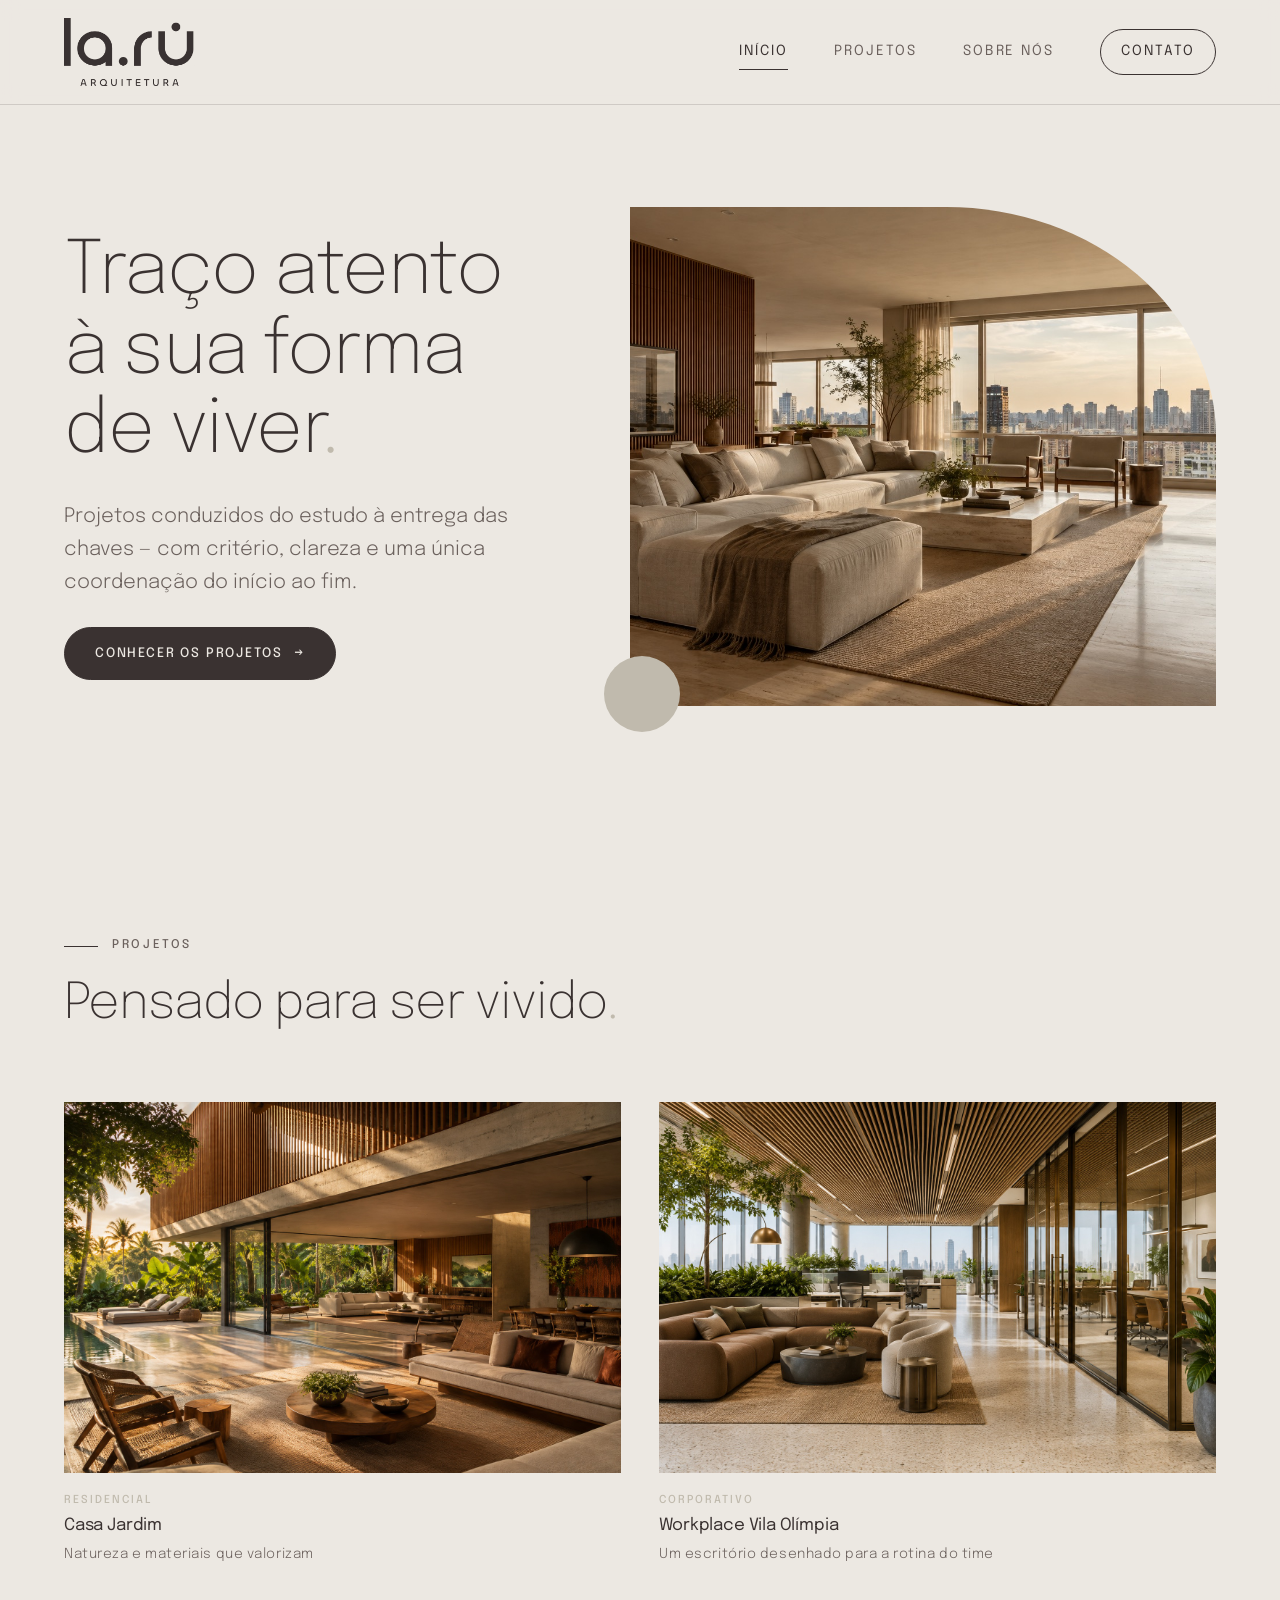
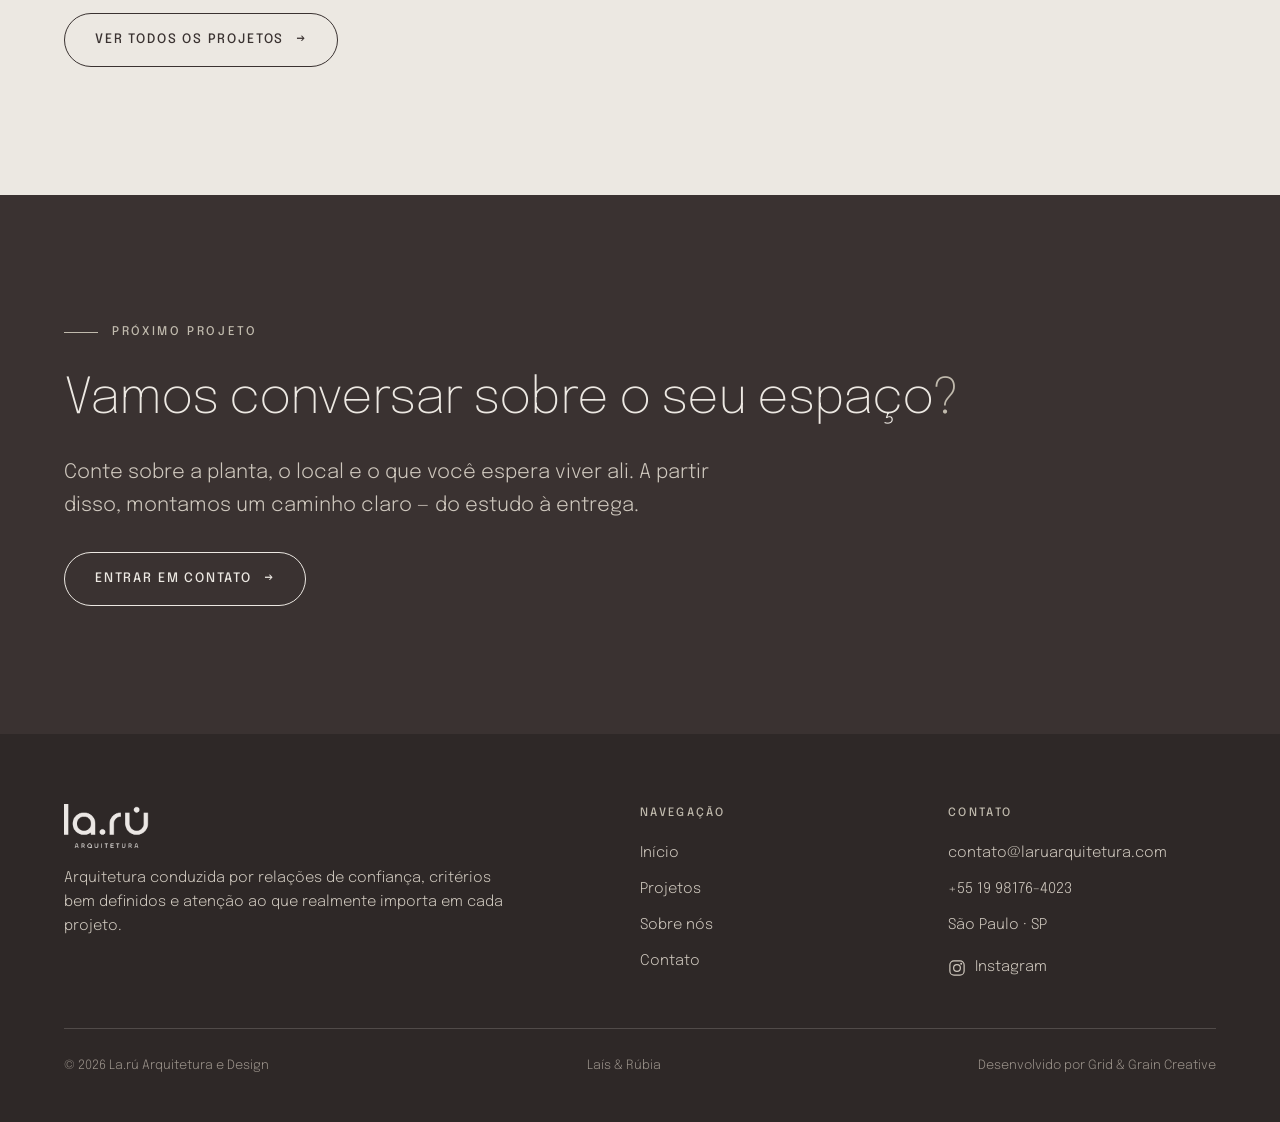
<file: index.html>
<!doctype html>
<html lang="pt-BR">
<head>
<meta charset="utf-8">
<meta name="viewport" content="width=device-width, initial-scale=1, viewport-fit=cover">
<title>La.rú Arquitetura</title>
<meta name="claude:viewport-fit-sides" content="cover">
<link rel="stylesheet" href="https://fonts.googleapis.com/css2?family=Epilogue:wght@200;300;400;500&display=swap">
<link rel="stylesheet" href="styles.css">
</head>
<body>

<header class="site-head">
  <div class="wrap">
    <a class="brand" href="index.html" aria-label="La.rú Arquitetura — início">
      <img src="img/logo-dark.webp" alt="la.rú arquitetura">
    </a>
    <button class="menu-btn" aria-label="Abrir menu" aria-expanded="false">
      <span></span><span></span><span></span>
    </button>
    <nav class="nav" aria-label="Navegação principal">
      <a href="index.html" aria-current="page">Início</a>
      <a href="projetos.html">Projetos</a>
      <a href="sobre.html">Sobre nós</a>
      <a class="cta" href="contato.html">Contato</a>
    </nav>
  </div>
</header>

<main>
  <section class="hero">
    <div class="wrap hero-grid">
      <div class="hero-copy">
        <h1 class="display">Traço atento à sua forma de viver<span class="dot">.</span></h1>
        <p class="lead">Projetos conduzidos do estudo à entrega das chaves — com critério, clareza e uma única coordenação do início ao fim.</p>
        <a class="btn solid" href="projetos.html">Conhecer os projetos <span class="arrow">→</span></a>
      </div>
      <div class="hero-img">
        <div class="hero-slides">
          <img class="active" src="img/hero.jpg" alt="Sala de estar de apartamento de alto padrão com materiais naturais e luz de fim de tarde">
          <img src="img/hero2.jpg" alt="Living com painel de madeira ripada e vista para a cidade ao entardecer">
          <img src="img/hero3.jpg" alt="Lounge corporativo com poltronas curvas e parede de pedra natural">
          <img src="img/hero4.jpg" alt="Cozinha com ilha de travertino e pendentes de latão sob luz quente">
          <img src="img/hero5.jpg" alt="Suíte com roupa de cama de linho e cortinas iluminadas pelo pôr do sol">
        </div>
      </div>
    </div>
  </section>

  <section>
    <div class="wrap">
      <div class="sec-head">
        <p class="eyebrow">Projetos</p>
        <h2 class="h2">Pensado para ser vivido<span class="dot">.</span></h2>
      </div>
      <div class="proj-grid">
        <a class="proj" href="projetos.html">
          <figure><img src="img/casa.jpg" alt="Casa contemporânea com planos de concreto, brises de madeira e jardim"></figure>
          <figcaption>
            <span class="tag">Residencial</span>
            <span class="title">Casa Jardim</span>
            <span class="cap">Natureza e materiais que valorizam</span>
          </figcaption>
        </a>
        <a class="proj" href="projetos.html">
          <figure><img src="img/workplace.jpg" alt="Escritório corporativo com forro de madeira ripada e lounge integrado"></figure>
          <figcaption>
            <span class="tag">Corporativo</span>
            <span class="title">Workplace Vila Olímpia</span>
            <span class="cap">Um escritório desenhado para a rotina do time</span>
          </figcaption>
        </a>
      </div>
      <div style="margin-top:48px">
        <a class="btn" href="projetos.html">Ver todos os projetos <span class="arrow">→</span></a>
      </div>
    </div>
  </section>

  <section class="dark cta-band">
    <div class="wrap">
      <p class="eyebrow">Próximo projeto</p>
      <h2 class="h2">Vamos conversar sobre o seu espaço<span class="dot">?</span></h2>
      <p class="lead">Conte sobre a planta, o local e o que você espera viver ali. A partir disso, montamos um caminho claro — do estudo à entrega.</p>
      <a class="btn on-dark" href="https://wa.me/5511969491633" target="_blank" rel="noopener">Entrar em contato <span class="arrow">→</span></a>
    </div>
  </section>
</main>

<footer>
  <div class="wrap">
    <div class="f-top">
      <div>
        <img src="img/logo-light.webp" alt="la.rú arquitetura">
        <p style="margin-top:18px;font-size:.92rem;max-width:30em">Arquitetura conduzida por relações de confiança, critérios bem definidos e atenção ao que realmente importa em cada projeto.</p>
      </div>
      <div class="f-col">
        <span class="t">Navegação</span>
        <a href="index.html">Início</a>
        <a href="projetos.html">Projetos</a>
        <a href="sobre.html">Sobre nós</a>
        <a href="contato.html">Contato</a>
      </div>
      <div class="f-col">
        <span class="t">Contato</span>
        <span>contato@laruarquitetura.com</span>
        <span>+55 19 98176-4023</span>
        <span>São Paulo · SP</span>
        <a class="ig" href="https://www.instagram.com/la.ruarquitetura/" target="_blank" rel="noopener" aria-label="Instagram da La.rú">
          <svg width="18" height="18" viewBox="0 0 24 24" fill="none" stroke="currentColor" stroke-width="1.6" aria-hidden="true"><rect x="2.5" y="2.5" width="19" height="19" rx="5.5"/><circle cx="12" cy="12" r="4.5"/><circle cx="17.6" cy="6.4" r="1.3" fill="currentColor" stroke="none"/></svg>
          Instagram
        </a>
      </div>
    </div>
    <div class="f-bottom">
      <span>© 2026 La.rú Arquitetura e Design</span>
      <span>Laís &amp; Rúbia</span>
      <span>Desenvolvido por Grid &amp; Grain Creative</span>
    </div>
  </div>
</footer>

<script>
  const btn=document.querySelector('.menu-btn'),nav=document.querySelector('.nav');
  btn.addEventListener('click',()=>{
    const open=nav.classList.toggle('open');
    btn.setAttribute('aria-expanded',open);
  });
  nav.querySelectorAll('a').forEach(a=>a.addEventListener('click',()=>nav.classList.remove('open')));

  const slides=document.querySelectorAll('.hero-slides img');
  if(slides.length>1){
    let i=0;
    setInterval(()=>{
      slides[i].classList.remove('active');
      i=(i+1)%slides.length;
      slides[i].classList.add('active');
    },3000);
  }
</script>
</body>
</html>
</file>
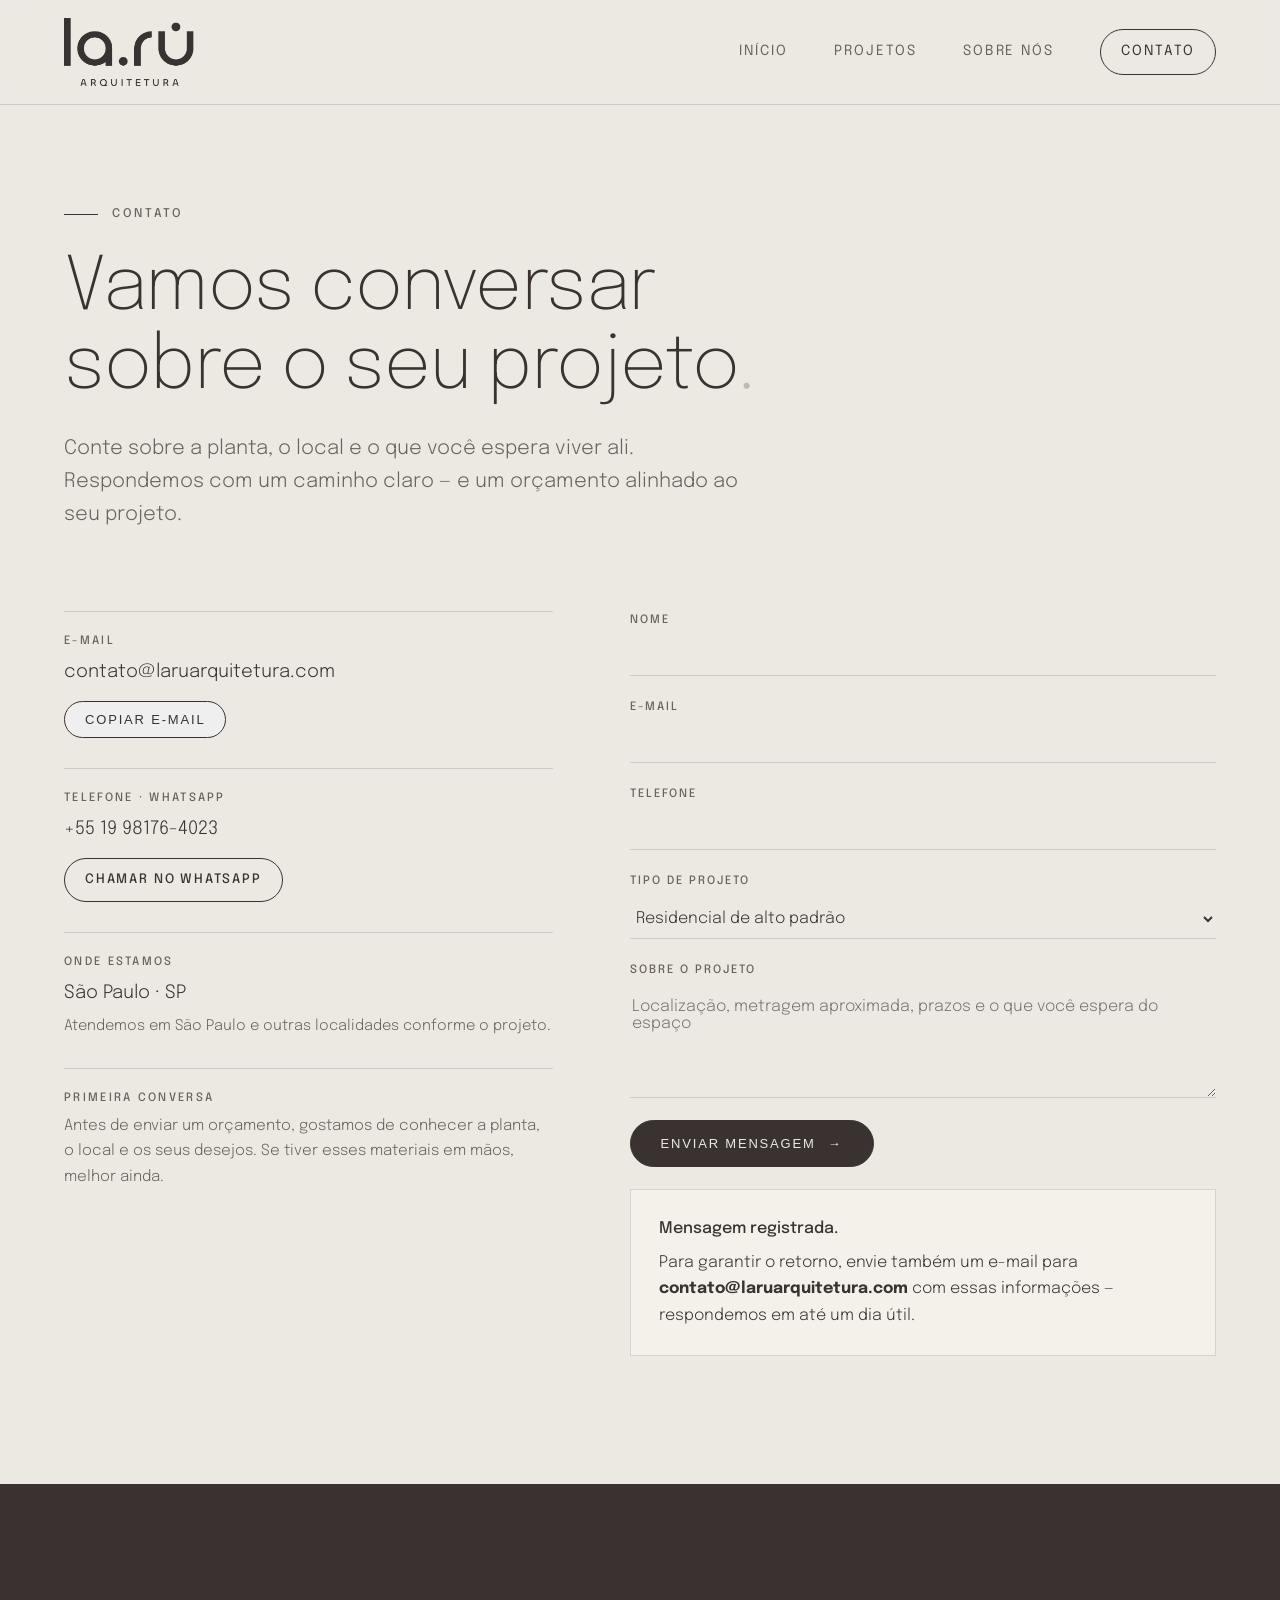
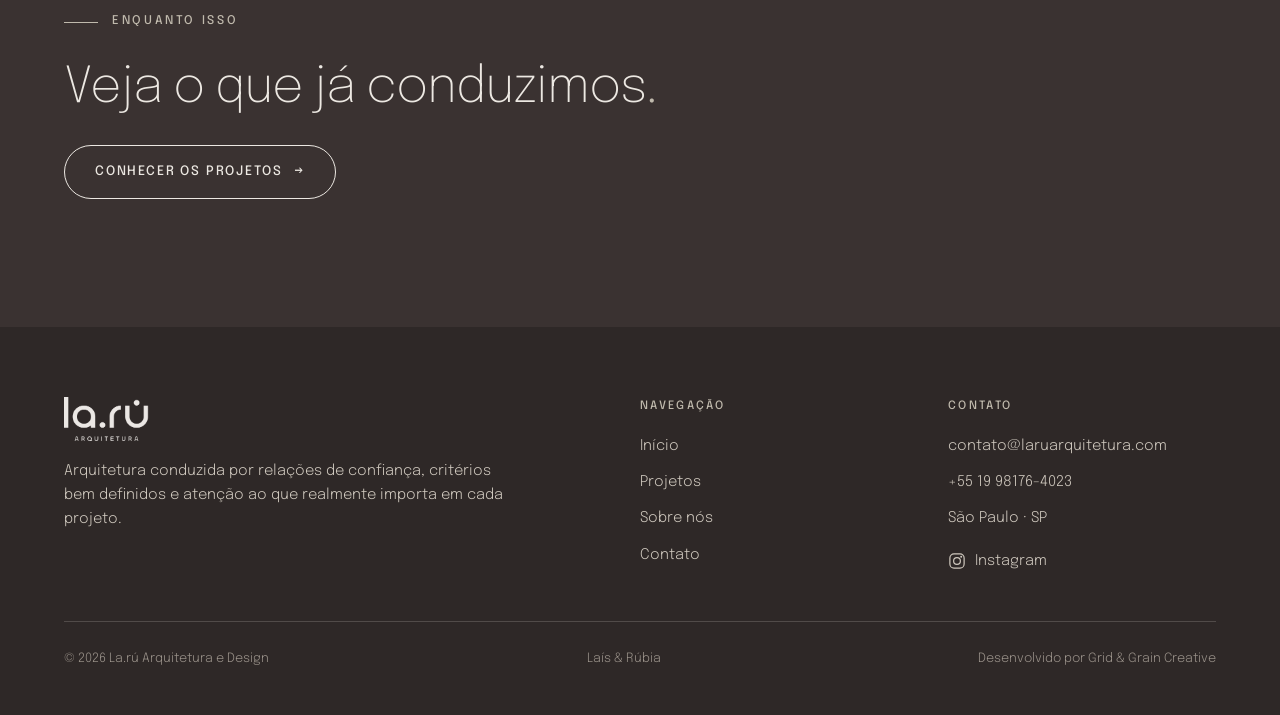
<file: contato.html>
<!doctype html>
<html lang="pt-BR">
<head>
<meta charset="utf-8">
<meta name="viewport" content="width=device-width, initial-scale=1, viewport-fit=cover">
<title>Contato — La.rú Arquitetura</title>
<link rel="stylesheet" href="https://fonts.googleapis.com/css2?family=Epilogue:wght@200;300;400;500&display=swap">
<link rel="stylesheet" href="styles.css">
</head>
<body>

<header class="site-head">
  <div class="wrap">
    <a class="brand" href="index.html" aria-label="La.rú Arquitetura — início">
      <img src="img/logo-dark.webp" alt="la.rú arquitetura">
    </a>
    <button class="menu-btn" aria-label="Abrir menu" aria-expanded="false">
      <span></span><span></span><span></span>
    </button>
    <nav class="nav" aria-label="Navegação principal">
      <a href="index.html">Início</a>
      <a href="projetos.html">Projetos</a>
      <a href="sobre.html">Sobre nós</a>
      <a class="cta" href="contato.html" aria-current="page">Contato</a>
    </nav>
  </div>
</header>

<main>
  <section class="page-head">
    <div class="wrap">
      <p class="eyebrow">Contato</p>
      <h1 class="display">Vamos conversar sobre o seu projeto<span class="dot">.</span></h1>
      <p class="lead">Conte sobre a planta, o local e o que você espera viver ali. Respondemos com um caminho claro — e um orçamento alinhado ao seu projeto.</p>
    </div>
  </section>

  <section style="padding-top:20px">
    <div class="wrap contact-grid">
      <div class="c-list">
        <div class="c-item">
          <span class="t">E-mail</span>
          <span class="v" id="mail-text">contato@laruarquitetura.com</span>
          <button class="btn" type="button" id="copy-mail" style="margin-top:8px;padding:10px 20px">Copiar e-mail</button>
        </div>
        <div class="c-item">
          <span class="t">Telefone · WhatsApp</span>
          <span class="v">+55 19 98176-4023</span>
          <a class="btn" href="https://wa.me/5511969491633" target="_blank" rel="noopener" style="margin-top:8px;padding:10px 20px">Chamar no WhatsApp</a>
        </div>
        <div class="c-item">
          <span class="t">Onde estamos</span>
          <span class="v">São Paulo · SP</span>
          <p class="muted" style="font-size:.92rem">Atendemos em São Paulo e outras localidades conforme o projeto.</p>
        </div>
        <div class="c-item">
          <span class="t">Primeira conversa</span>
          <p class="muted" style="font-size:.95rem">Antes de enviar um orçamento, gostamos de conhecer a planta, o local e os seus desejos. Se tiver esses materiais em mãos, melhor ainda.</p>
        </div>
      </div>

      <form id="contact-form" novalidate>
        <div class="f-row">
          <label for="f-nome">Nome</label>
          <input id="f-nome" name="nome" type="text" autocomplete="name" required>
        </div>
        <div class="f-row">
          <label for="f-email">E-mail</label>
          <input id="f-email" name="email" type="email" autocomplete="email" required>
        </div>
        <div class="f-row">
          <label for="f-tel">Telefone</label>
          <input id="f-tel" name="telefone" type="tel" autocomplete="tel">
        </div>
        <div class="f-row">
          <label for="f-tipo">Tipo de projeto</label>
          <select id="f-tipo" name="tipo">
            <option>Residencial de alto padrão</option>
            <option>Corporativo / workplace</option>
            <option>Outro</option>
          </select>
        </div>
        <div class="f-row">
          <label for="f-msg">Sobre o projeto</label>
          <textarea id="f-msg" name="mensagem" placeholder="Localização, metragem aproximada, prazos e o que você espera do espaço"></textarea>
        </div>
        <button class="btn solid" type="submit">Enviar mensagem <span class="arrow">→</span></button>
        <div class="form-ok" id="form-ok" hidden>
          <strong>Mensagem registrada.</strong>
          <span>Para garantir o retorno, envie também um e-mail para <b>contato@laruarquitetura.com</b> com essas informações — respondemos em até um dia útil.</span>
        </div>
      </form>
    </div>
  </section>

  <section class="dark cta-band">
    <div class="wrap">
      <p class="eyebrow">Enquanto isso</p>
      <h2 class="h2">Veja o que já conduzimos<span class="dot">.</span></h2>
      <a class="btn on-dark" href="projetos.html">Conhecer os projetos <span class="arrow">→</span></a>
    </div>
  </section>
</main>

<footer>
  <div class="wrap">
    <div class="f-top">
      <div>
        <img src="img/logo-light.webp" alt="la.rú arquitetura">
        <p style="margin-top:18px;font-size:.92rem;max-width:30em">Arquitetura conduzida por relações de confiança, critérios bem definidos e atenção ao que realmente importa em cada projeto.</p>
      </div>
      <div class="f-col">
        <span class="t">Navegação</span>
        <a href="index.html">Início</a>
        <a href="projetos.html">Projetos</a>
        <a href="sobre.html">Sobre nós</a>
        <a href="contato.html">Contato</a>
      </div>
      <div class="f-col">
        <span class="t">Contato</span>
        <span>contato@laruarquitetura.com</span>
        <span>+55 19 98176-4023</span>
        <span>São Paulo · SP</span>
        <a class="ig" href="https://www.instagram.com/la.ruarquitetura/" target="_blank" rel="noopener" aria-label="Instagram da La.rú">
          <svg width="18" height="18" viewBox="0 0 24 24" fill="none" stroke="currentColor" stroke-width="1.6" aria-hidden="true"><rect x="2.5" y="2.5" width="19" height="19" rx="5.5"/><circle cx="12" cy="12" r="4.5"/><circle cx="17.6" cy="6.4" r="1.3" fill="currentColor" stroke="none"/></svg>
          Instagram
        </a>
      </div>
    </div>
    <div class="f-bottom">
      <span>© 2026 La.rú Arquitetura e Design</span>
      <span>Laís &amp; Rúbia</span>
      <span>Desenvolvido por Grid &amp; Grain Creative</span>
    </div>
  </div>
</footer>

<script>
  const btn=document.querySelector('.menu-btn'),nav=document.querySelector('.nav');
  btn.addEventListener('click',()=>{
    const open=nav.classList.toggle('open');
    btn.setAttribute('aria-expanded',open);
  });
  nav.querySelectorAll('a').forEach(a=>a.addEventListener('click',()=>nav.classList.remove('open')));

  const form=document.getElementById('contact-form'),ok=document.getElementById('form-ok');
  form.addEventListener('submit',e=>{
    e.preventDefault();
    if(!form.reportValidity())return;
    ok.hidden=false;
    ok.scrollIntoView({behavior:'smooth',block:'nearest'});
  });

  document.getElementById('copy-mail').addEventListener('click',async ev=>{
    const b=ev.currentTarget;
    try{
      await navigator.clipboard.writeText('contato@laruarquitetura.com');
      b.textContent='E-mail copiado';
    }catch(_){
      const r=document.createRange();
      r.selectNodeContents(document.getElementById('mail-text'));
      const s=getSelection();s.removeAllRanges();s.addRange(r);
      b.textContent='Selecionado — copie com Ctrl/Cmd+C';
    }
    setTimeout(()=>{b.textContent='Copiar e-mail'},2500);
  });
</script>
</body>
</html>
</file>
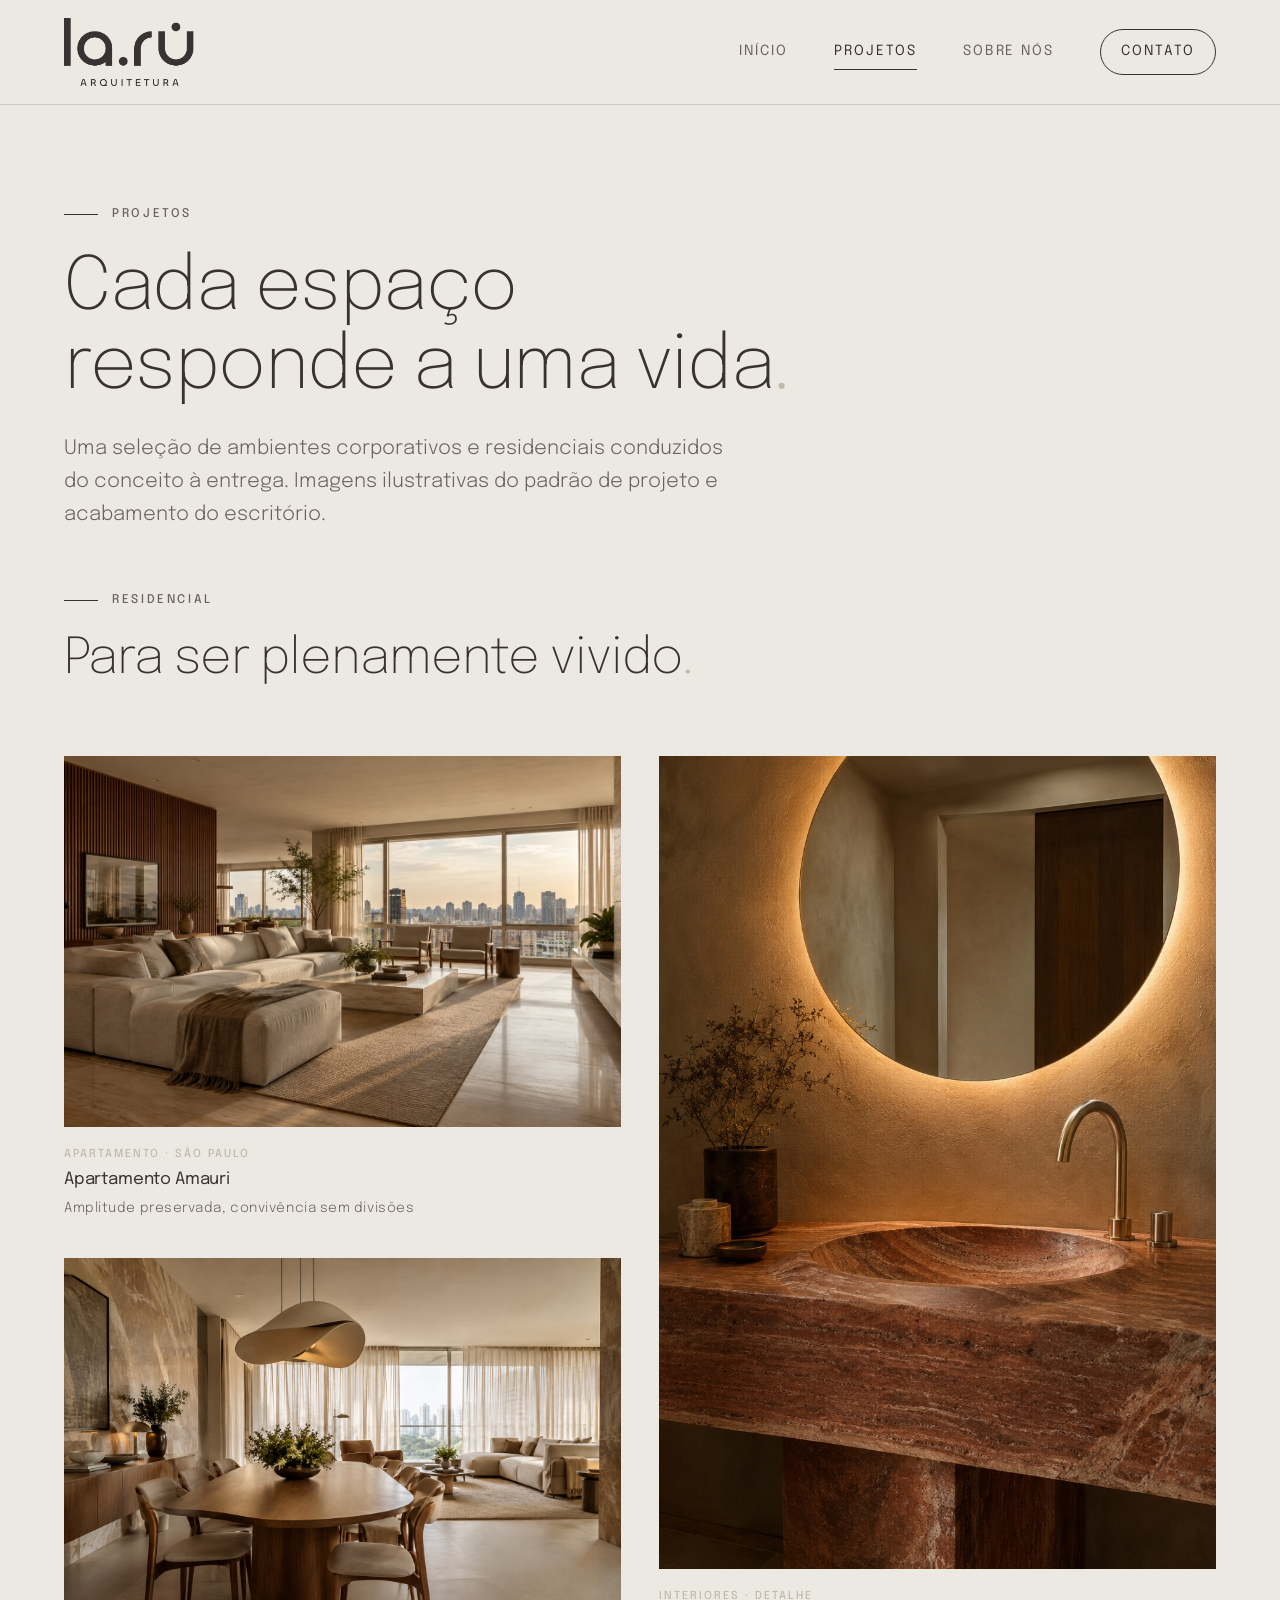
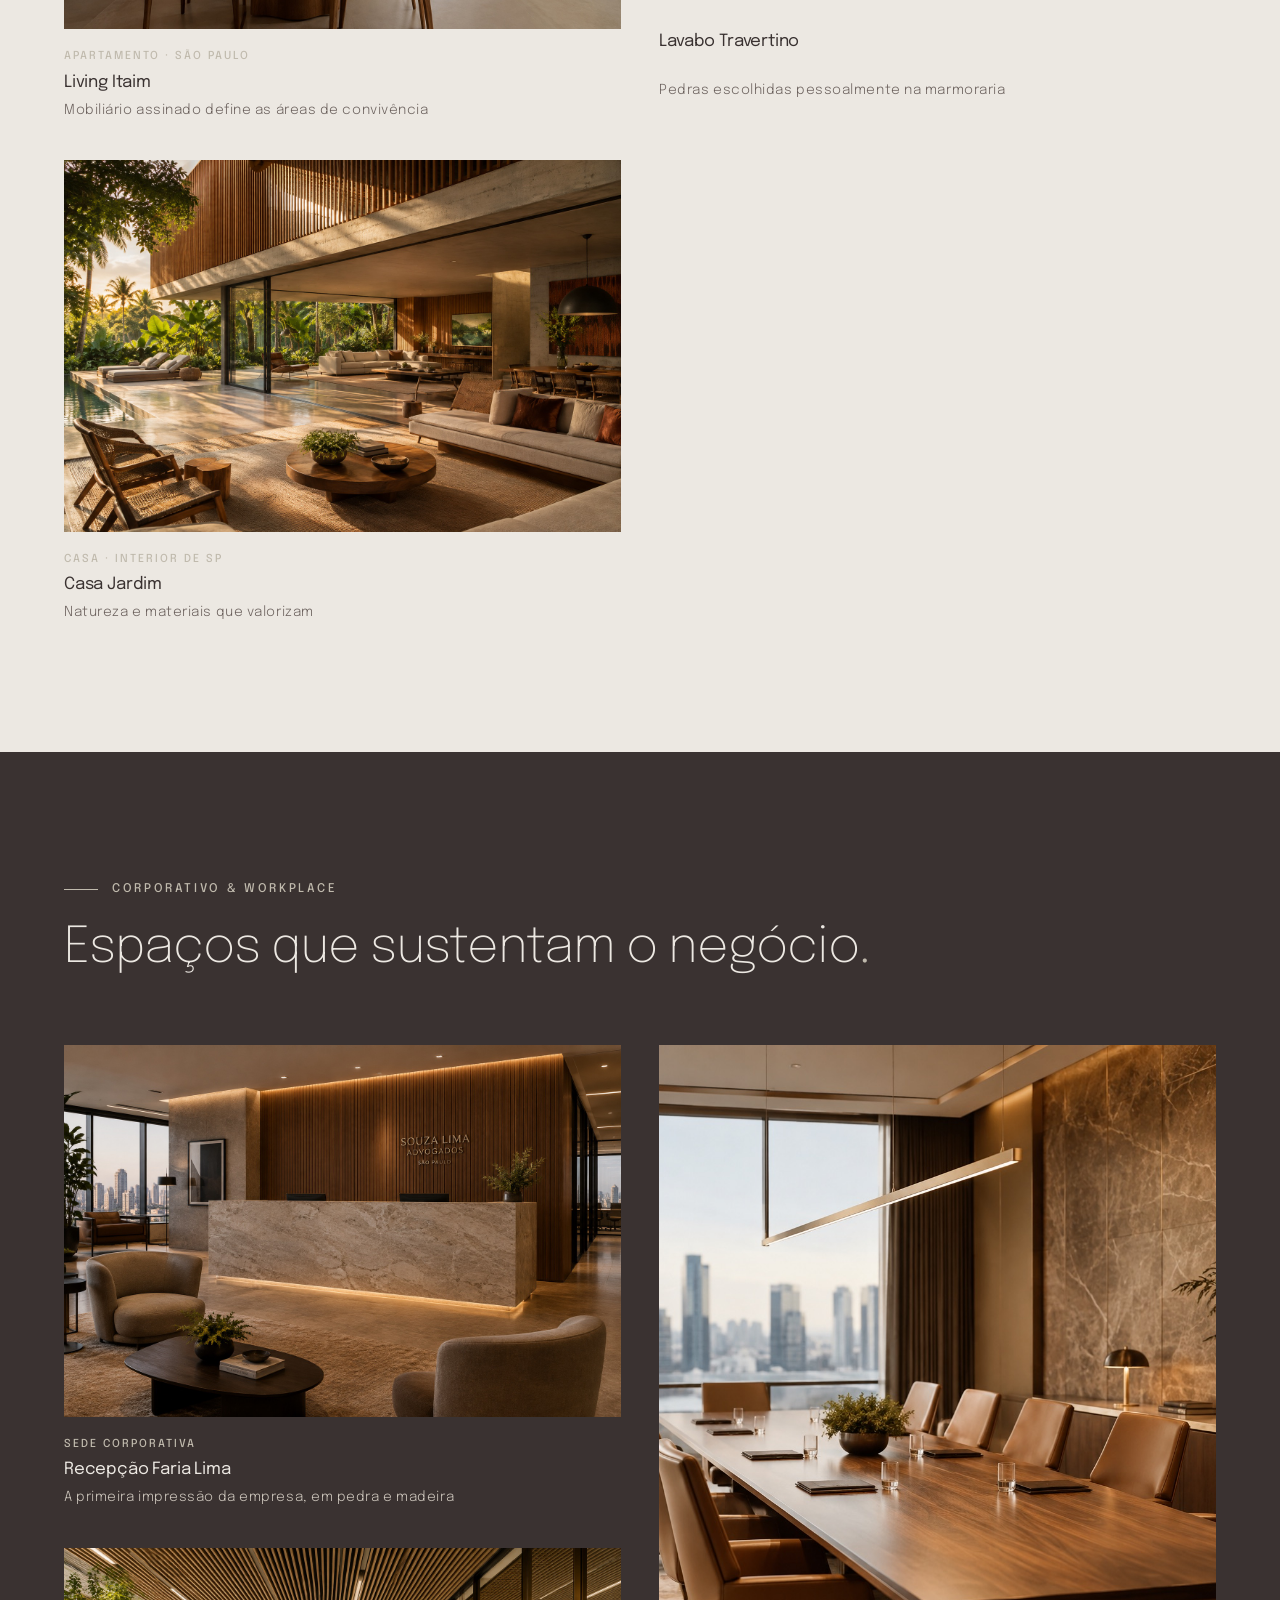
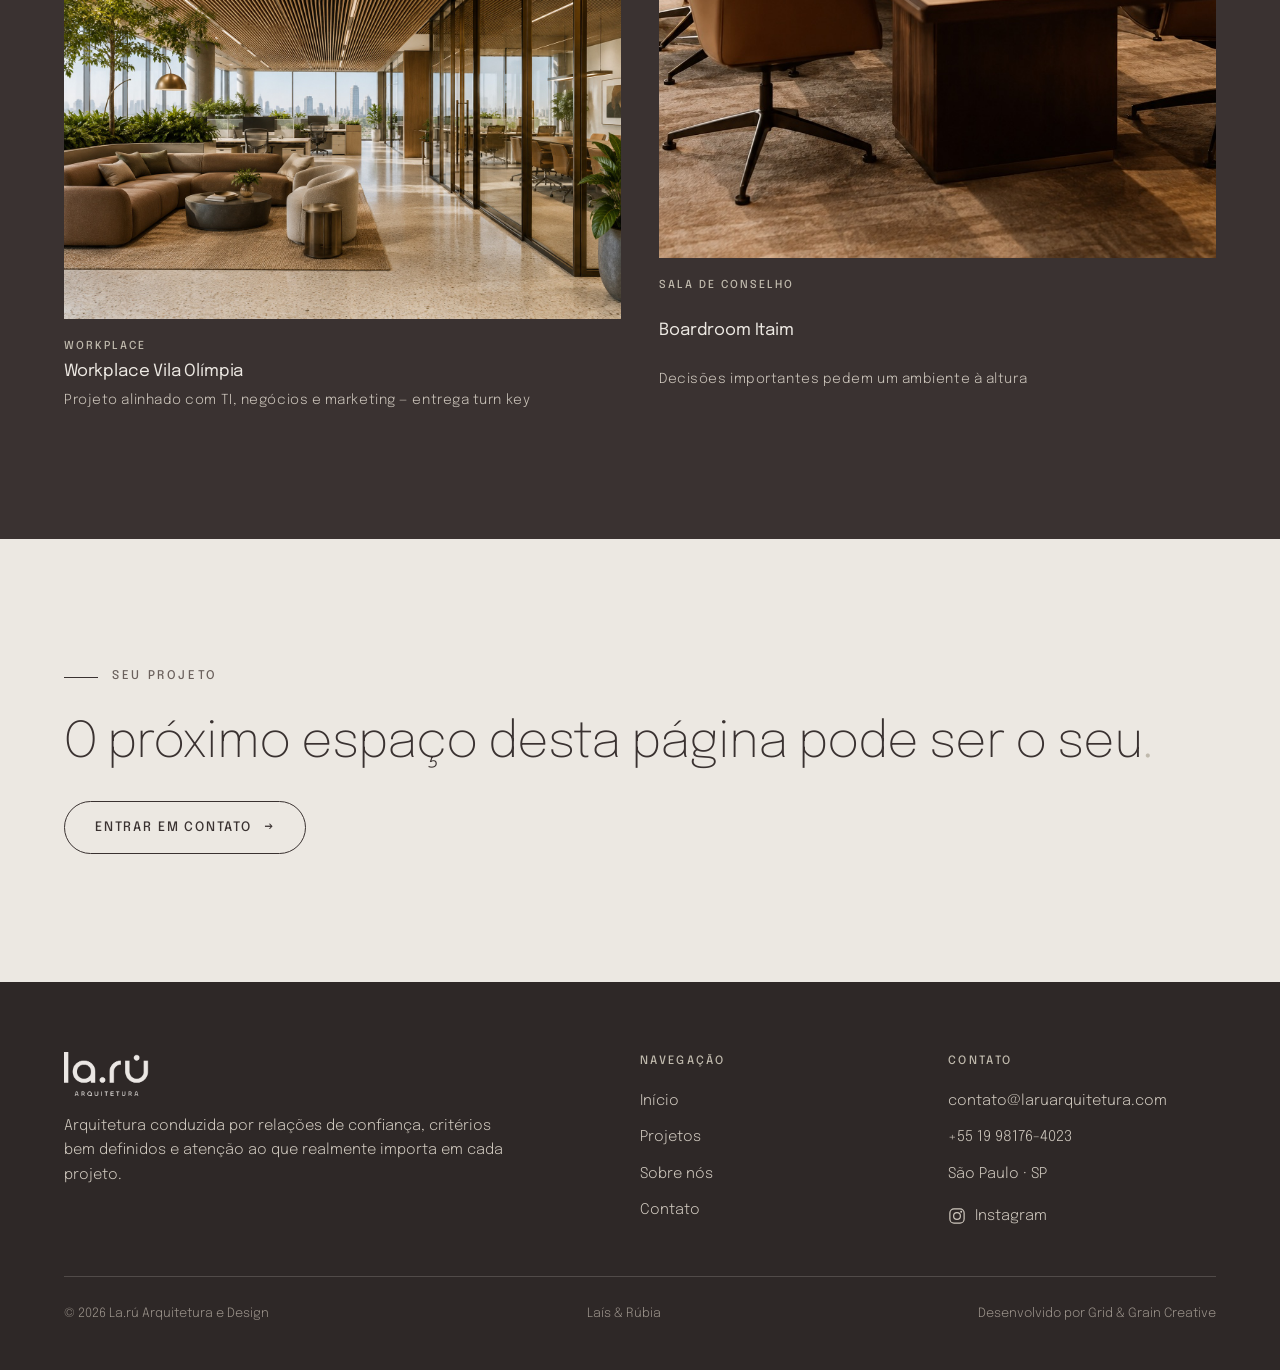
<file: projetos.html>
<!doctype html>
<html lang="pt-BR">
<head>
<meta charset="utf-8">
<meta name="viewport" content="width=device-width, initial-scale=1, viewport-fit=cover">
<title>Projetos — La.rú Arquitetura</title>
<link rel="stylesheet" href="https://fonts.googleapis.com/css2?family=Epilogue:wght@200;300;400;500&display=swap">
<link rel="stylesheet" href="styles.css">
</head>
<body>

<header class="site-head">
  <div class="wrap">
    <a class="brand" href="index.html" aria-label="La.rú Arquitetura — início">
      <img src="img/logo-dark.webp" alt="la.rú arquitetura">
    </a>
    <button class="menu-btn" aria-label="Abrir menu" aria-expanded="false">
      <span></span><span></span><span></span>
    </button>
    <nav class="nav" aria-label="Navegação principal">
      <a href="index.html">Início</a>
      <a href="projetos.html" aria-current="page">Projetos</a>
      <a href="sobre.html">Sobre nós</a>
      <a class="cta" href="contato.html">Contato</a>
    </nav>
  </div>
</header>

<main>
  <section class="page-head">
    <div class="wrap">
      <p class="eyebrow">Projetos</p>
      <h1 class="display">Cada espaço responde a uma vida<span class="dot">.</span></h1>
      <p class="lead">Uma seleção de ambientes corporativos e residenciais conduzidos do conceito à entrega. Imagens ilustrativas do padrão de projeto e acabamento do escritório.</p>
    </div>
  </section>

  <section style="padding-top:0">
    <div class="wrap">
      <div class="sec-head">
        <p class="eyebrow">Residencial</p>
        <h2 class="h2">Para ser plenamente vivido<span class="dot">.</span></h2>
      </div>
      <div class="proj-grid">
        <div class="proj">
          <figure><img src="img/hero.jpg" alt="Sala de estar ampla com sofá de linho, painel de madeira ripada e vista para a cidade"></figure>
          <figcaption>
            <span class="tag">Apartamento · São Paulo</span>
            <span class="title">Apartamento Amauri</span>
            <span class="cap">Amplitude preservada, convivência sem divisões</span>
          </figcaption>
        </div>
        <div class="proj tall">
          <figure><img src="img/lavabo.jpg" alt="Lavabo com bancada esculpida em travertino rosso e espelho com luz indireta"></figure>
          <figcaption>
            <span class="tag">Interiores · Detalhe</span>
            <span class="title">Lavabo Travertino</span>
            <span class="cap">Pedras escolhidas pessoalmente na marmoraria</span>
          </figcaption>
        </div>
        <div class="proj">
          <figure><img src="img/jantar.jpg" alt="Sala de jantar com mesa de madeira nobre, pendente escultural e cortinas de linho"></figure>
          <figcaption>
            <span class="tag">Apartamento · São Paulo</span>
            <span class="title">Living Itaim</span>
            <span class="cap">Mobiliário assinado define as áreas de convivência</span>
          </figcaption>
        </div>
        <div class="proj">
          <figure><img src="img/casa.jpg" alt="Casa com planos de concreto, brises de madeira e convivência aberta para o jardim"></figure>
          <figcaption>
            <span class="tag">Casa · Interior de SP</span>
            <span class="title">Casa Jardim</span>
            <span class="cap">Natureza e materiais que valorizam</span>
          </figcaption>
        </div>
      </div>
    </div>
  </section>

  <section class="dark">
    <div class="wrap">
      <div class="sec-head">
        <p class="eyebrow">Corporativo &amp; workplace</p>
        <h2 class="h2">Espaços que sustentam o negócio<span class="dot">.</span></h2>
      </div>
      <div class="proj-grid">
        <div class="proj">
          <figure><img src="img/recepcao.jpg" alt="Recepção corporativa com balcão de pedra natural e painel de madeira ripada"></figure>
          <figcaption>
            <span class="tag" style="color:var(--linho)">Sede corporativa</span>
            <span class="title" style="color:var(--nacar)">Recepção Faria Lima</span>
            <span class="cap" style="color:#CFC8BE">A primeira impressão da empresa, em pedra e madeira</span>
          </figcaption>
        </div>
        <div class="proj tall">
          <figure><img src="img/boardroom.jpg" alt="Sala de conselho com mesa de madeira nobre e cadeiras de couro caramelo"></figure>
          <figcaption>
            <span class="tag" style="color:var(--linho)">Sala de conselho</span>
            <span class="title" style="color:var(--nacar)">Boardroom Itaim</span>
            <span class="cap" style="color:#CFC8BE">Decisões importantes pedem um ambiente à altura</span>
          </figcaption>
        </div>
        <div class="proj">
          <figure><img src="img/workplace.jpg" alt="Open space corporativo com divisórias de vidro, forro ripado e lounge"></figure>
          <figcaption>
            <span class="tag" style="color:var(--linho)">Workplace</span>
            <span class="title" style="color:var(--nacar)">Workplace Vila Olímpia</span>
            <span class="cap" style="color:#CFC8BE">Projeto alinhado com TI, negócios e marketing — entrega turn key</span>
          </figcaption>
        </div>
      </div>
    </div>
  </section>

  <section class="cta-band">
    <div class="wrap">
      <p class="eyebrow">Seu projeto</p>
      <h2 class="h2">O próximo espaço desta página pode ser o seu<span class="dot">.</span></h2>
      <a class="btn" href="https://wa.me/5511969491633" target="_blank" rel="noopener">Entrar em contato <span class="arrow">→</span></a>
    </div>
  </section>
</main>

<footer>
  <div class="wrap">
    <div class="f-top">
      <div>
        <img src="img/logo-light.webp" alt="la.rú arquitetura">
        <p style="margin-top:18px;font-size:.92rem;max-width:30em">Arquitetura conduzida por relações de confiança, critérios bem definidos e atenção ao que realmente importa em cada projeto.</p>
      </div>
      <div class="f-col">
        <span class="t">Navegação</span>
        <a href="index.html">Início</a>
        <a href="projetos.html">Projetos</a>
        <a href="sobre.html">Sobre nós</a>
        <a href="contato.html">Contato</a>
      </div>
      <div class="f-col">
        <span class="t">Contato</span>
        <span>contato@laruarquitetura.com</span>
        <span>+55 19 98176-4023</span>
        <span>São Paulo · SP</span>
        <a class="ig" href="https://www.instagram.com/la.ruarquitetura/" target="_blank" rel="noopener" aria-label="Instagram da La.rú">
          <svg width="18" height="18" viewBox="0 0 24 24" fill="none" stroke="currentColor" stroke-width="1.6" aria-hidden="true"><rect x="2.5" y="2.5" width="19" height="19" rx="5.5"/><circle cx="12" cy="12" r="4.5"/><circle cx="17.6" cy="6.4" r="1.3" fill="currentColor" stroke="none"/></svg>
          Instagram
        </a>
      </div>
    </div>
    <div class="f-bottom">
      <span>© 2026 La.rú Arquitetura e Design</span>
      <span>Laís &amp; Rúbia</span>
      <span>Desenvolvido por Grid &amp; Grain Creative</span>
    </div>
  </div>
</footer>

<script>
  const btn=document.querySelector('.menu-btn'),nav=document.querySelector('.nav');
  btn.addEventListener('click',()=>{
    const open=nav.classList.toggle('open');
    btn.setAttribute('aria-expanded',open);
  });
  nav.querySelectorAll('a').forEach(a=>a.addEventListener('click',()=>nav.classList.remove('open')));
</script>
</body>
</html>
</file>
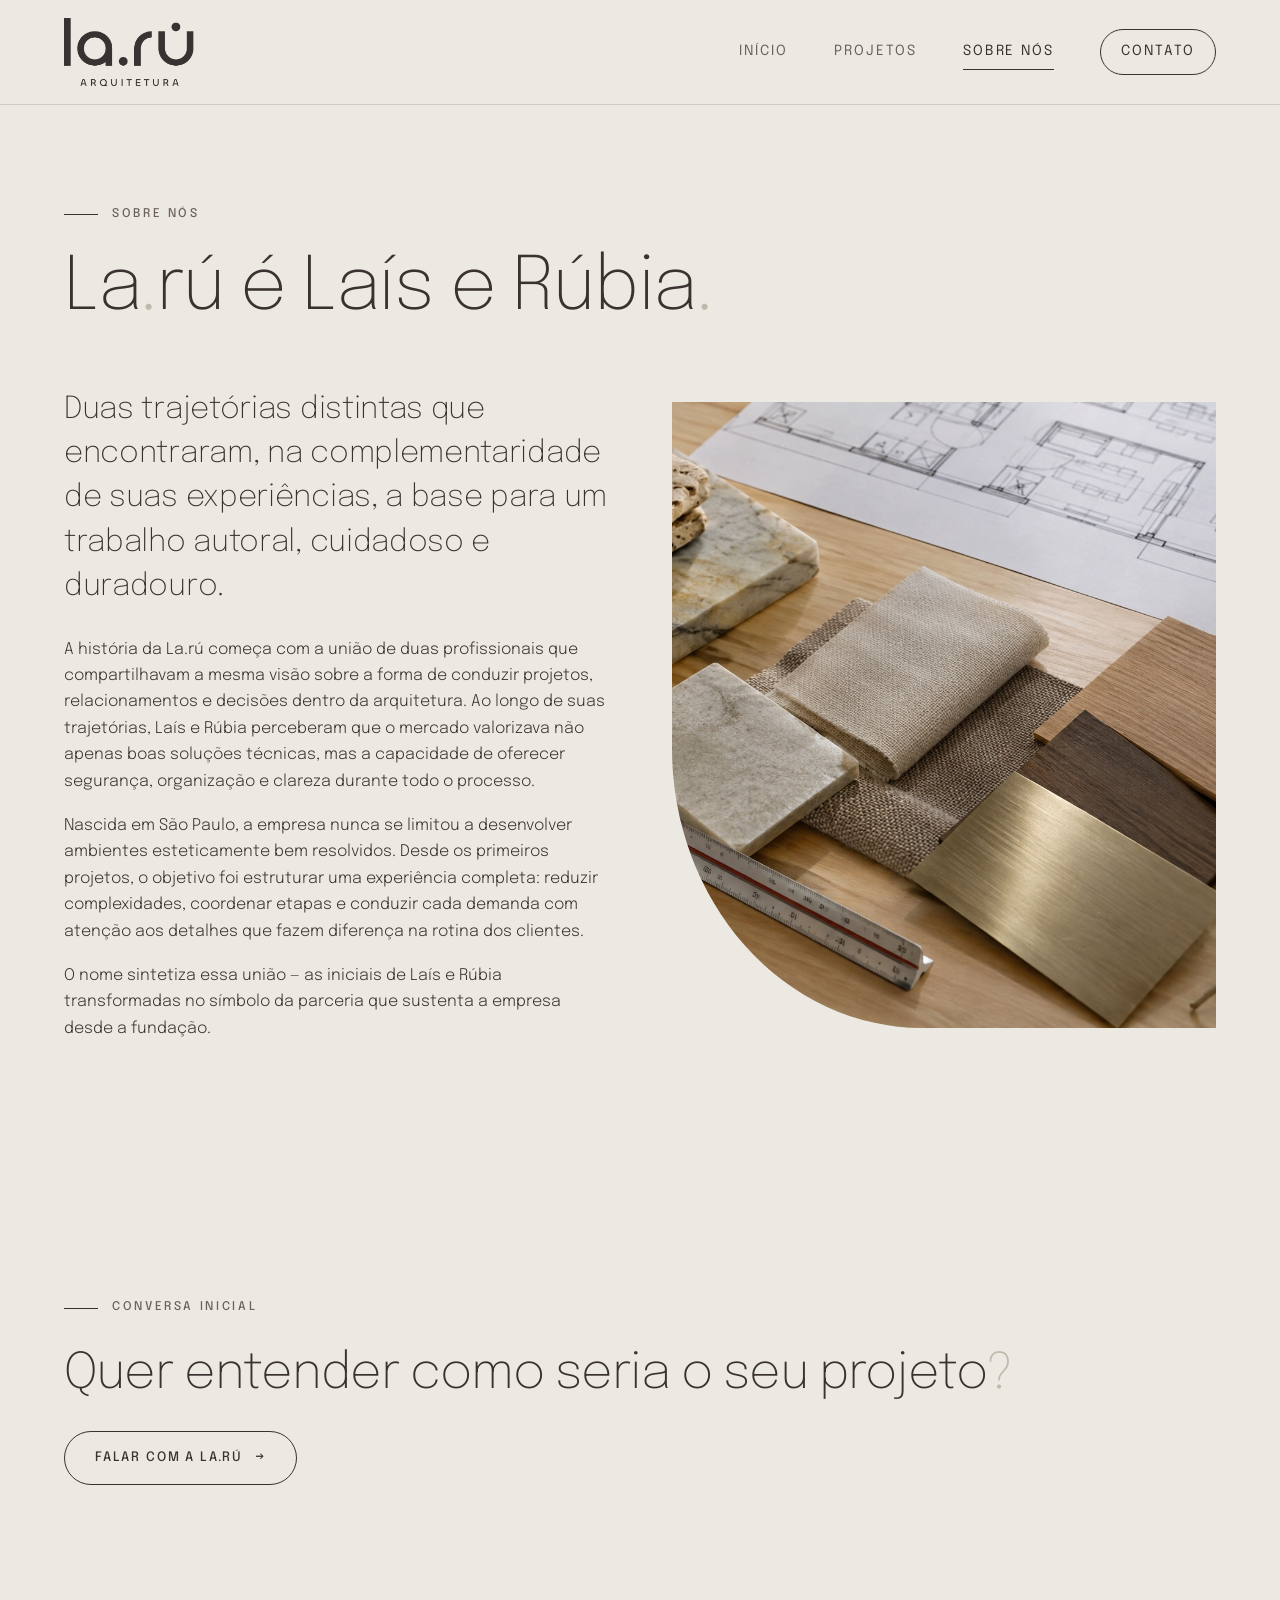
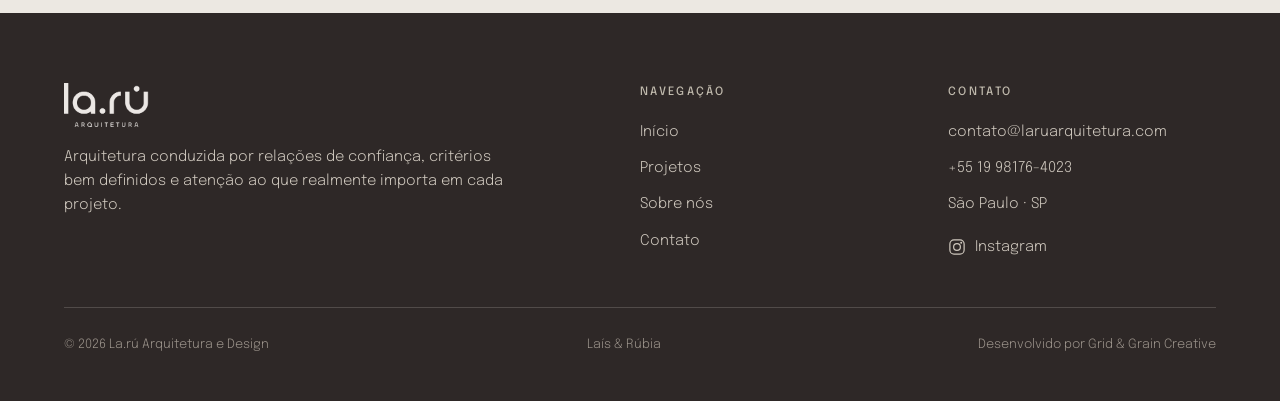
<file: sobre.html>
<!doctype html>
<html lang="pt-BR">
<head>
<meta charset="utf-8">
<meta name="viewport" content="width=device-width, initial-scale=1, viewport-fit=cover">
<title>Sobre nós — La.rú Arquitetura</title>
<link rel="stylesheet" href="https://fonts.googleapis.com/css2?family=Epilogue:wght@200;300;400;500&display=swap">
<link rel="stylesheet" href="styles.css">
</head>
<body>

<header class="site-head">
  <div class="wrap">
    <a class="brand" href="index.html" aria-label="La.rú Arquitetura — início">
      <img src="img/logo-dark.webp" alt="la.rú arquitetura">
    </a>
    <button class="menu-btn" aria-label="Abrir menu" aria-expanded="false">
      <span></span><span></span><span></span>
    </button>
    <nav class="nav" aria-label="Navegação principal">
      <a href="index.html">Início</a>
      <a href="projetos.html">Projetos</a>
      <a href="sobre.html" aria-current="page">Sobre nós</a>
      <a class="cta" href="contato.html">Contato</a>
    </nav>
  </div>
</header>

<main>
  <section class="page-head">
    <div class="wrap">
      <p class="eyebrow">Sobre nós</p>
      <h1 class="display">La<span class="dot">.</span>rú é Laís e Rúbia<span class="dot">.</span></h1>
    </div>
  </section>

  <section style="padding-top:0">
    <div class="wrap duo">
      <div>
        <p class="statement">Duas trajetórias distintas que encontraram, na complementaridade de suas experiências, a base para um trabalho autoral, cuidadoso e duradouro.</p>
        <div style="display:grid;gap:18px;margin-top:28px">
          <p>A história da La.rú começa com a união de duas profissionais que compartilhavam a mesma visão sobre a forma de conduzir projetos, relacionamentos e decisões dentro da arquitetura. Ao longo de suas trajetórias, Laís e Rúbia perceberam que o mercado valorizava não apenas boas soluções técnicas, mas a capacidade de oferecer segurança, organização e clareza durante todo o processo.</p>
          <p>Nascida em São Paulo, a empresa nunca se limitou a desenvolver ambientes esteticamente bem resolvidos. Desde os primeiros projetos, o objetivo foi estruturar uma experiência completa: reduzir complexidades, coordenar etapas e conduzir cada demanda com atenção aos detalhes que fazem diferença na rotina dos clientes.</p>
          <p>O nome sintetiza essa união — as iniciais de Laís e Rúbia transformadas no símbolo da parceria que sustenta a empresa desde a fundação.</p>
        </div>
      </div>
      <div class="img-arc">
        <img src="img/materiais.jpg" alt="Amostras de pedras naturais, linho e madeira sobre a mesa de trabalho do estúdio">
      </div>
    </div>
  </section>

  <section class="cta-band">
    <div class="wrap">
      <p class="eyebrow">Conversa inicial</p>
      <h2 class="h2">Quer entender como seria o seu projeto<span class="dot">?</span></h2>
      <a class="btn" href="contato.html">Falar com a La.rú <span class="arrow">→</span></a>
    </div>
  </section>
</main>

<footer>
  <div class="wrap">
    <div class="f-top">
      <div>
        <img src="img/logo-light.webp" alt="la.rú arquitetura">
        <p style="margin-top:18px;font-size:.92rem;max-width:30em">Arquitetura conduzida por relações de confiança, critérios bem definidos e atenção ao que realmente importa em cada projeto.</p>
      </div>
      <div class="f-col">
        <span class="t">Navegação</span>
        <a href="index.html">Início</a>
        <a href="projetos.html">Projetos</a>
        <a href="sobre.html">Sobre nós</a>
        <a href="contato.html">Contato</a>
      </div>
      <div class="f-col">
        <span class="t">Contato</span>
        <span>contato@laruarquitetura.com</span>
        <span>+55 19 98176-4023</span>
        <span>São Paulo · SP</span>
        <a class="ig" href="https://www.instagram.com/la.ruarquitetura/" target="_blank" rel="noopener" aria-label="Instagram da La.rú">
          <svg width="18" height="18" viewBox="0 0 24 24" fill="none" stroke="currentColor" stroke-width="1.6" aria-hidden="true"><rect x="2.5" y="2.5" width="19" height="19" rx="5.5"/><circle cx="12" cy="12" r="4.5"/><circle cx="17.6" cy="6.4" r="1.3" fill="currentColor" stroke="none"/></svg>
          Instagram
        </a>
      </div>
    </div>
    <div class="f-bottom">
      <span>© 2026 La.rú Arquitetura e Design</span>
      <span>Laís &amp; Rúbia</span>
      <span>Desenvolvido por Grid &amp; Grain Creative</span>
    </div>
  </div>
</footer>

<script>
  const btn=document.querySelector('.menu-btn'),nav=document.querySelector('.nav');
  btn.addEventListener('click',()=>{
    const open=nav.classList.toggle('open');
    btn.setAttribute('aria-expanded',open);
  });
  nav.querySelectorAll('a').forEach(a=>a.addEventListener('click',()=>nav.classList.remove('open')));
</script>
</body>
</html>
</file>
<file: styles.css>
/* La.rú Arquitetura — layout editorial sobre fundo Nácar, seções Taipa, geometria do monograma (barra, arco, ponto) */
:root{
  --nacar:#ECE8E2;      /* fundo claro */
  --nacar-2:#E4DFD6;    /* fundo claro alternado */
  --linho:#C0BAAD;      /* apoio / linhas fortes */
  --taipa:#3A3231;      /* escuro da marca */
  --taipa-2:#2E2827;    /* escuro profundo (footer) */
  --ink:#3A3231;        /* texto sobre claro */
  --ink-soft:#6B615D;   /* texto secundário */
  --paper:#F4F1EB;      /* cartões sobre nácar */
  --line:rgba(58,50,49,.16);
  --line-dark:rgba(236,232,226,.18);
  --font:'Epilogue',-apple-system,'Helvetica Neue',Arial,sans-serif;
  color-scheme:light;
}
*{box-sizing:border-box;margin:0;padding:0}
html{scroll-behavior:smooth}
body{
  background:var(--nacar);
  color:var(--ink);
  font-family:var(--font);
  font-size:16px;line-height:1.65;
  font-weight:300;
  -webkit-font-smoothing:antialiased;
}
img{max-width:100%;display:block}
a{color:inherit;text-decoration:none}
::selection{background:var(--linho);color:var(--taipa)}

.wrap{
  max-width:1200px;margin:0 auto;
  padding-left:max(24px,env(safe-area-inset-left,0px));
  padding-right:max(24px,env(safe-area-inset-right,0px));
}

/* ---------- header ---------- */
.site-head{
  position:sticky;top:env(safe-area-inset-top,0px);z-index:50;
  background:color-mix(in srgb,var(--nacar) 88%,transparent);
  backdrop-filter:blur(10px);-webkit-backdrop-filter:blur(10px);
  border-bottom:1px solid var(--line);
}
body::before{content:"";position:fixed;inset:0 0 auto;height:env(safe-area-inset-top,0px);z-index:60;background:var(--nacar)}
.site-head .wrap{display:flex;align-items:center;justify-content:space-between;gap:24px;padding-block:18px}
.brand img{height:68px;width:auto}
.nav{display:flex;gap:46px;align-items:center}
.nav a{
  font-size:14px;letter-spacing:.14em;text-transform:uppercase;font-weight:400;
  color:var(--ink-soft);padding-block:6px;border-bottom:1px solid transparent;transition:color .25s,border-color .25s;
}
.nav a:hover{color:var(--taipa)}
.nav a[aria-current="page"]{color:var(--taipa);border-bottom-color:var(--taipa)}
.nav .cta{
  border:1px solid var(--taipa);padding:10px 20px;color:var(--taipa);border-radius:999px;transition:background .25s,color .25s;
}
.nav .cta:hover{background:var(--taipa);color:var(--nacar)}
.menu-btn{display:none;background:none;border:none;cursor:pointer;padding:8px}
.menu-btn span{display:block;width:22px;height:1.5px;background:var(--taipa);margin:5px 0}

/* ---------- tipografia ---------- */
.eyebrow{
  font-size:12px;letter-spacing:.22em;text-transform:uppercase;font-weight:500;color:var(--ink-soft);
  display:flex;align-items:center;gap:14px;
}
.eyebrow::before{content:"";width:34px;height:1px;background:var(--taipa)}
h1,h2,h3{font-weight:200;letter-spacing:-.02em;text-wrap:balance;line-height:1.08}
.display{font-size:clamp(2.6rem,6vw,4.6rem)}
.h2{font-size:clamp(2rem,4.2vw,3.1rem)}
.h3{font-size:1.35rem;font-weight:300;letter-spacing:-.01em}
.dot{color:var(--linho)}
.lead{font-size:clamp(1.05rem,1.6vw,1.25rem);color:var(--ink-soft);max-width:34em}
p{max-width:38em}
.muted{color:var(--ink-soft)}

/* ---------- blocos ---------- */
section{padding-block:clamp(72px,10vw,130px)}
.sec-head{display:grid;gap:22px;margin-bottom:clamp(40px,6vw,70px)}
.btn{
  display:inline-flex;align-items:center;gap:12px;
  border:1px solid var(--taipa);border-radius:999px;padding:15px 30px;
  font-size:13px;letter-spacing:.14em;text-transform:uppercase;font-weight:500;color:var(--taipa);
  transition:background .25s,color .25s;width:fit-content;
}
.btn:hover{background:var(--taipa);color:var(--nacar)}
.btn.solid{background:var(--taipa);color:var(--nacar)}
.btn.solid:hover{background:var(--taipa-2)}
.btn.on-dark{border-color:var(--nacar);color:var(--nacar)}
.btn.on-dark:hover{background:var(--nacar);color:var(--taipa)}
.btn .arrow{transition:transform .25s}
.btn:hover .arrow{transform:translateX(4px)}

/* hero */
.hero{padding-block:clamp(56px,8vw,110px)}
.hero-grid{display:grid;grid-template-columns:minmax(0,5fr) minmax(0,6fr);gap:clamp(36px,6vw,80px);align-items:center}
.hero-copy{display:grid;gap:28px}
.hero-img{position:relative}
.hero-img img{
  width:100%;aspect-ratio:4/3.4;object-fit:cover;
  border-top-right-radius:min(46%,300px); /* curva do "r" do monograma */
}
.hero-slides{
  position:relative;width:100%;aspect-ratio:4/3.4;overflow:hidden;
  border-top-right-radius:min(46%,300px);
}
.hero-slides img{
  position:absolute;inset:0;height:100%;aspect-ratio:auto;border-radius:0;
  opacity:0;transition:opacity 1.8s ease;
}
.hero-slides img.active{opacity:1}
@media (prefers-reduced-motion:no-preference){
  .hero-slides img{transform:scale(1.07);transition:opacity 1.8s ease,transform 7.5s cubic-bezier(.22,.61,.36,1)}
  .hero-slides img.active{transform:scale(1)}
}
.hero-img::after{ /* ponto do monograma */
  content:"";position:absolute;left:-26px;bottom:-26px;width:76px;height:76px;border-radius:50%;background:var(--linho);
}
.hero-meta{display:flex;gap:40px;border-top:1px solid var(--line);padding-top:26px;flex-wrap:wrap}
.hero-meta div{font-size:13px;letter-spacing:.06em;color:var(--ink-soft)}
.hero-meta strong{display:block;font-weight:500;color:var(--taipa);font-size:15px;letter-spacing:0}

/* faixa escura */
.dark{background:var(--taipa);color:var(--nacar)}
.dark .eyebrow{color:var(--linho)}
.dark .eyebrow::before{background:var(--linho)}
.dark .lead,.dark .muted{color:#CFC8BE}
.dark p{color:#D8D2C8}

/* pilares / listas com régua */
.ruled{display:grid;grid-template-columns:repeat(3,minmax(0,1fr));gap:0;border-top:1px solid var(--line)}
.dark .ruled{border-color:var(--line-dark)}
.ruled article{
  border-bottom:1px solid var(--line);padding:34px 28px 38px;display:grid;gap:14px;align-content:start;
}
.ruled article:not(:nth-child(3n)){border-right:1px solid var(--line)}
.dark .ruled article{border-color:var(--line-dark)}
.num{font-size:12px;letter-spacing:.2em;color:var(--linho);font-weight:500}
.ruled h3{font-size:1.12rem;font-weight:400;letter-spacing:0}
.ruled p{font-size:.95rem;color:var(--ink-soft)}
.dark .ruled p{color:#CFC8BE}

/* atuação */
.split{display:grid;grid-template-columns:repeat(2,minmax(0,1fr));gap:clamp(28px,4vw,56px)}
.field{display:grid;gap:0;background:var(--paper)}
.field img{aspect-ratio:3/2;object-fit:cover;width:100%}
.field .pad{padding:34px 32px 40px;display:grid;gap:16px}
.field ul{list-style:none;display:grid;gap:10px;font-size:.95rem;color:var(--ink-soft)}
.field li{display:flex;gap:12px;align-items:baseline}
.field li::before{content:"";width:5px;height:5px;border-radius:50%;background:var(--linho);flex:none;transform:translateY(-2px)}

/* galeria de projetos */
.proj-grid{display:grid;grid-template-columns:repeat(2,minmax(0,1fr));gap:clamp(24px,3vw,44px)}
.proj{display:grid;gap:14px}
.proj.tall{grid-row:span 2}
.proj figure{overflow:hidden;background:var(--nacar-2)}
.proj img{width:100%;aspect-ratio:3/2;object-fit:cover;transition:transform .6s ease}
.proj.tall img{aspect-ratio:4/5.4;height:100%}
.proj:hover img{transform:scale(1.035)}
.proj figcaption{display:grid;gap:3px;padding-top:4px}
.proj .title{font-weight:400;font-size:1.05rem;letter-spacing:-.01em}
.proj .cap{font-size:.86rem;color:var(--ink-soft);letter-spacing:.04em}
.tag{font-size:11px;letter-spacing:.18em;text-transform:uppercase;color:var(--linho);font-weight:500}

/* CTA */
.cta-band{text-align:left}
.cta-band .wrap{display:grid;gap:30px;justify-items:start}

/* footer */
footer{background:var(--taipa-2);color:#CFC8BE;padding-block:70px 46px}
footer .wrap{display:grid;gap:48px}
.f-top{display:grid;grid-template-columns:minmax(0,2fr) minmax(0,1fr) minmax(0,1fr);gap:40px;align-items:start}
.f-top img{height:44px;width:auto}
.f-col{display:grid;gap:12px;font-size:.92rem}
.f-col .t{font-size:11.5px;letter-spacing:.2em;text-transform:uppercase;color:var(--linho);font-weight:500;margin-bottom:6px}
.f-col a:hover{color:var(--nacar)}
.f-bottom{border-top:1px solid var(--line-dark);padding-top:26px;display:flex;justify-content:space-between;gap:20px;flex-wrap:wrap;font-size:.8rem;color:#9A928A}

/* página interna: cabeçalho */
.page-head{padding-block:clamp(60px,8vw,100px) clamp(40px,5vw,60px)}
.page-head .wrap{display:grid;gap:24px}

/* sobre */
.duo{display:grid;grid-template-columns:minmax(0,1fr) minmax(0,1fr);gap:clamp(36px,5vw,72px);align-items:center}
.duo .img-arc img{aspect-ratio:4/4.6;object-fit:cover;width:100%;border-bottom-left-radius:min(46%,280px)}
.statement{font-size:clamp(1.3rem,2.4vw,1.9rem);font-weight:200;line-height:1.45;letter-spacing:-.01em;max-width:28em}
.steps{display:grid;border-top:1px solid var(--line)}
.step{
  display:grid;grid-template-columns:90px minmax(0,1fr) minmax(0,1.6fr);gap:24px;
  padding:30px 0;border-bottom:1px solid var(--line);align-items:baseline;
}
.step .num{font-size:.95rem}
.step h3{font-size:1.15rem;font-weight:400}
.step p{font-size:.95rem;color:var(--ink-soft)}
.vals{display:grid;grid-template-columns:repeat(2,minmax(0,1fr));gap:clamp(28px,4vw,56px)}

/* contato */
.contact-grid{display:grid;grid-template-columns:minmax(0,1fr) minmax(0,1.2fr);gap:clamp(40px,6vw,90px);align-items:start}
.c-list{display:grid;gap:30px}
.c-item{display:grid;gap:6px;border-top:1px solid var(--line);padding-top:20px}
.c-item .t{font-size:11.5px;letter-spacing:.2em;text-transform:uppercase;color:var(--ink-soft);font-weight:500}
.c-item .v{font-size:1.15rem;font-weight:300}
.c-item .v a{border-bottom:1px solid var(--linho)}
form{display:grid;gap:22px}
.f-row{display:grid;gap:8px}
label{font-size:11.5px;letter-spacing:.18em;text-transform:uppercase;font-weight:500;color:var(--ink-soft)}
input,select,textarea{
  font-family:var(--font);font-size:1rem;font-weight:300;color:var(--taipa);
  background:transparent;border:none;border-bottom:1px solid var(--line);
  padding:10px 2px;border-radius:0;outline:none;transition:border-color .25s;
}
input:focus,select:focus,textarea:focus{border-bottom-color:var(--taipa)}
textarea{resize:vertical;min-height:110px}
.form-ok{background:var(--paper);border:1px solid var(--line);padding:26px 28px;display:grid;gap:8px}
.form-ok strong{font-weight:500}

/* animação de entrada do hero */
@media (prefers-reduced-motion:no-preference){
  .hero-copy>*{animation:rise .8s cubic-bezier(.2,.65,.3,1) both}
  .hero-copy>*:nth-child(2){animation-delay:.08s}
  .hero-copy>*:nth-child(3){animation-delay:.16s}
  .hero-copy>*:nth-child(4){animation-delay:.24s}
  .hero-img{animation:fade 1s ease both .15s}
  @keyframes rise{from{opacity:0;transform:translateY(22px)}to{opacity:1;transform:none}}
  @keyframes fade{from{opacity:0}to{opacity:1}}
}

/* foco visível */
a:focus-visible,button:focus-visible,input:focus-visible,select:focus-visible,textarea:focus-visible{
  outline:2px solid var(--taipa);outline-offset:3px;
}

/* ---------- responsivo ---------- */
@media (max-width:900px){
  .hero-grid,.duo,.contact-grid,.split{grid-template-columns:minmax(0,1fr)}
  .ruled{grid-template-columns:minmax(0,1fr)}
  .ruled article:not(:nth-child(3n)){border-right:none}
  .f-top{grid-template-columns:minmax(0,1fr)}
  .step{grid-template-columns:60px minmax(0,1fr);row-gap:8px}
  .step p{grid-column:2}
  .vals{grid-template-columns:minmax(0,1fr)}
  .hero-img::after{left:auto;right:-14px;bottom:-20px;width:56px;height:56px}
}
@media (max-width:760px){
  .nav{
    position:fixed;inset:0;background:var(--nacar);flex-direction:column;justify-content:center;
    gap:30px;display:none;z-index:70;
  }
  .nav.open{display:flex}
  .nav a{font-size:16px}
  .menu-btn{display:block;z-index:80;position:relative}
  .proj-grid{grid-template-columns:minmax(0,1fr)}
  .proj.tall{grid-row:auto}
  .proj.tall img{aspect-ratio:3/2;height:auto}
}

/* instagram no rodapé */
.ig{display:inline-flex;align-items:center;gap:9px;margin-top:6px}
.ig svg{display:block}
</file>
